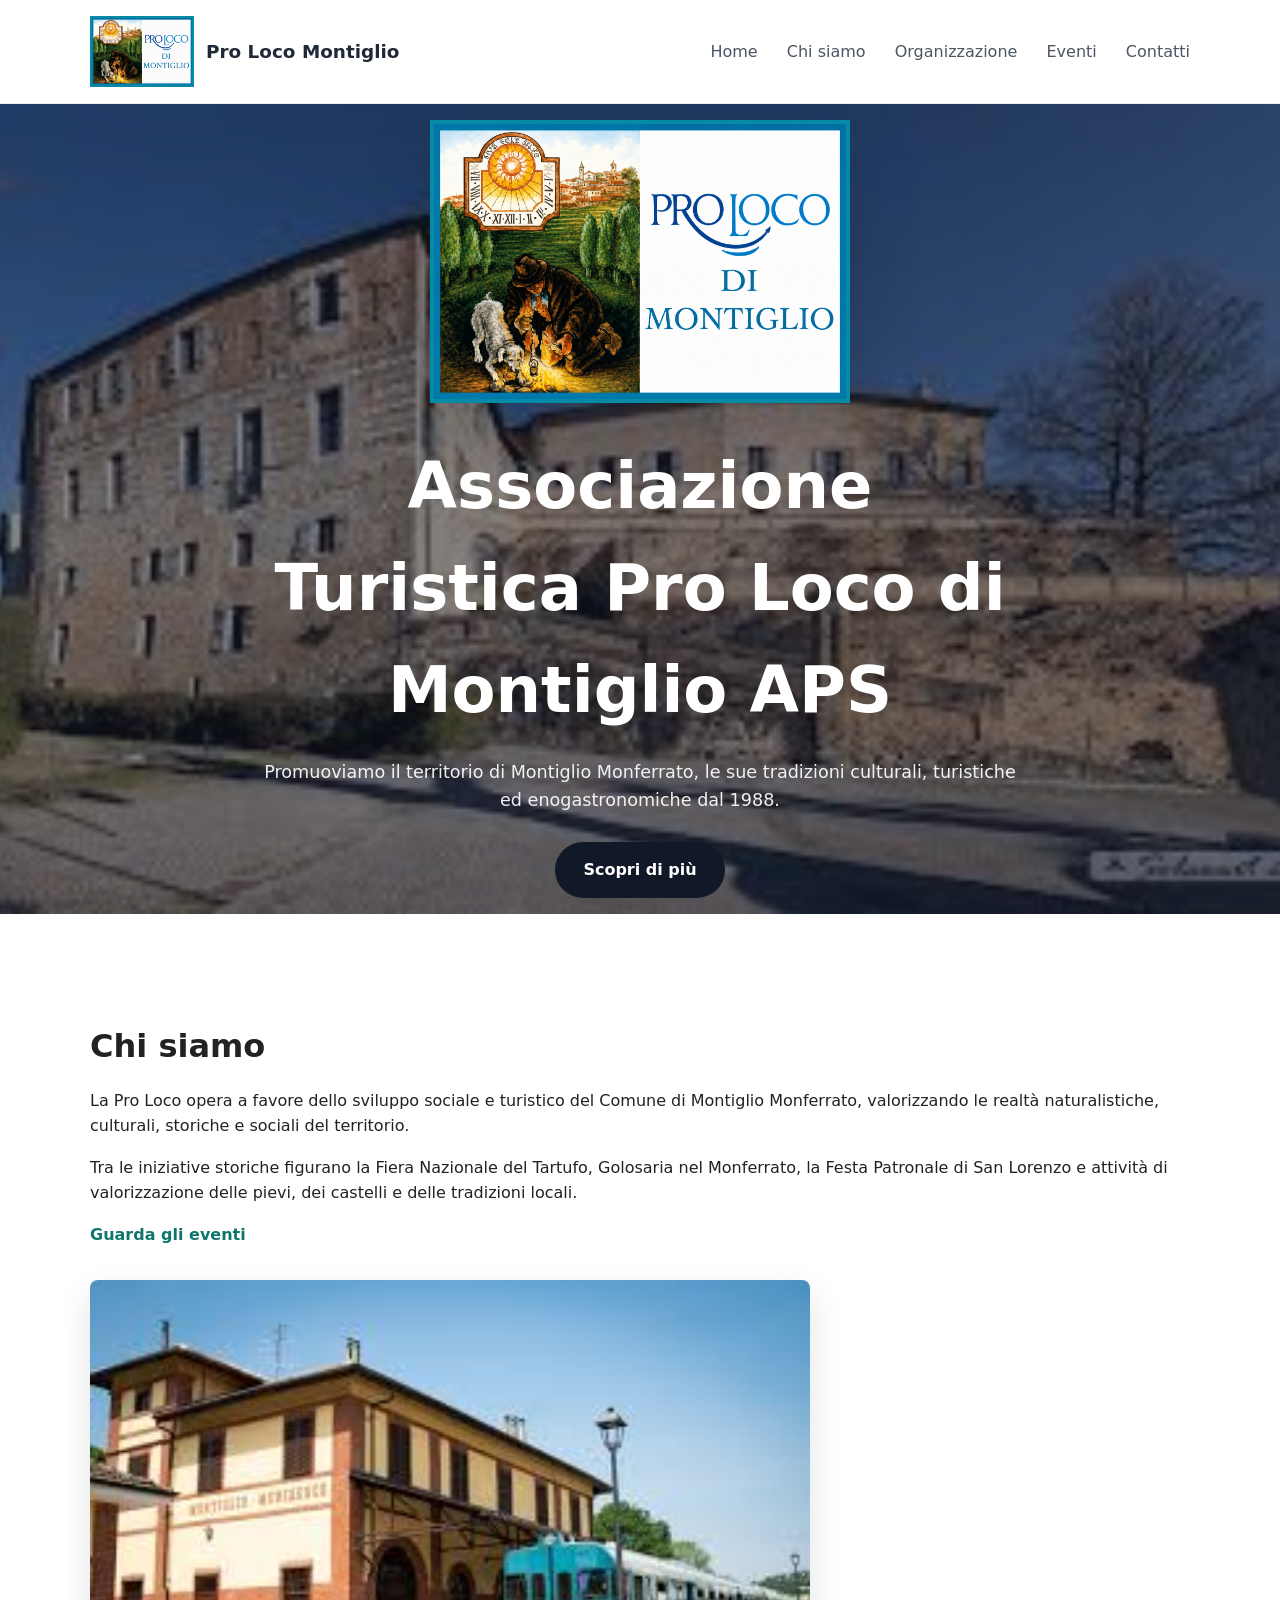
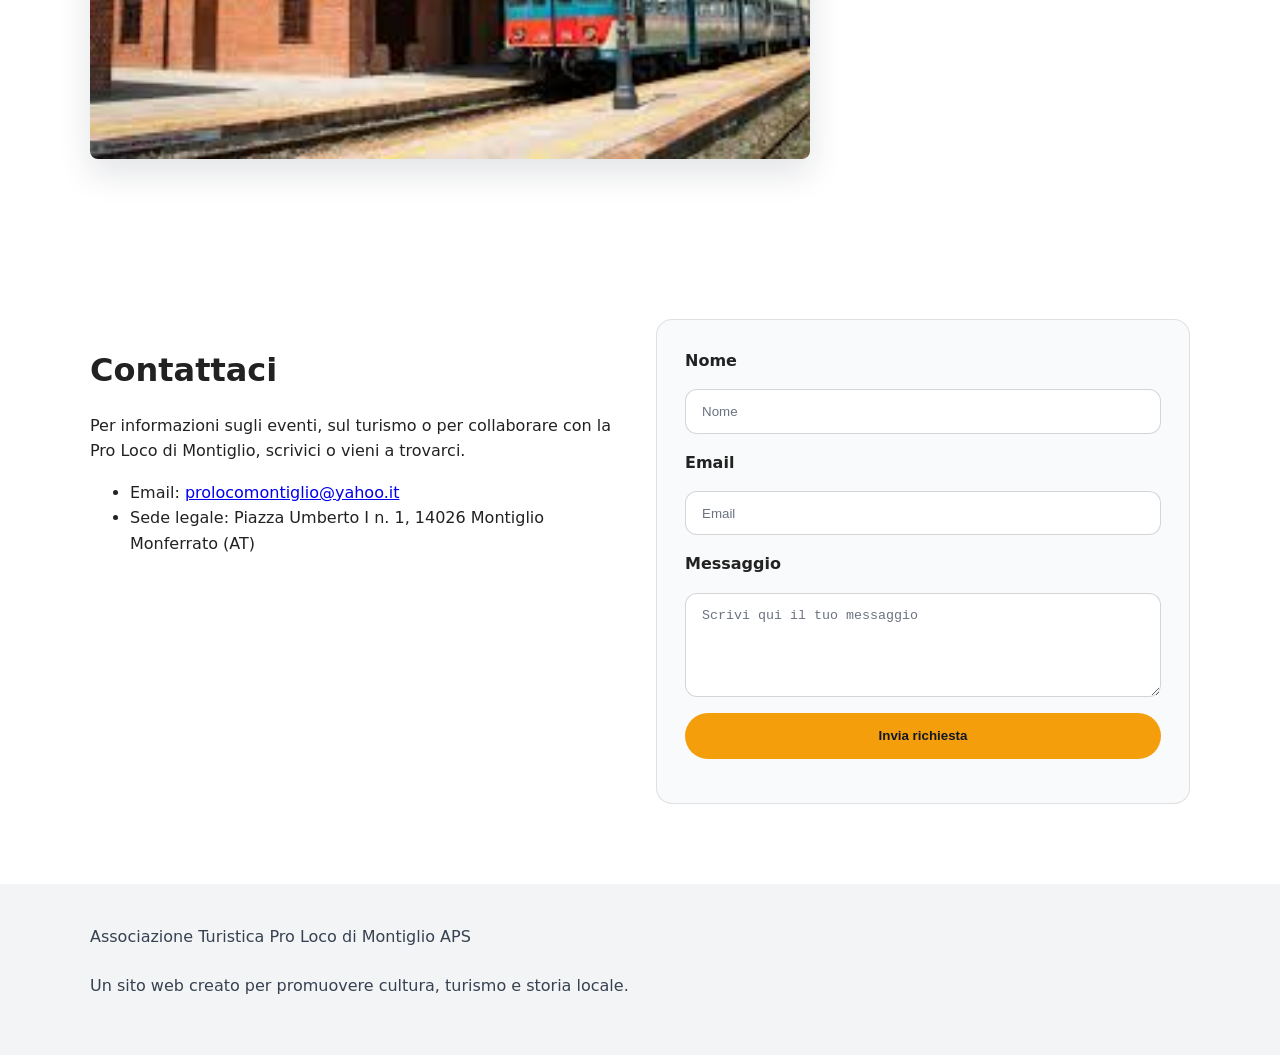
<file: index.html>
<!DOCTYPE html>
<html lang="it">
<head>
  <meta charset="UTF-8" />
  <meta name="viewport" content="width=device-width, initial-scale=1.0" />
  <title>Pro Loco Montiglio</title>
  <link rel="stylesheet" href="styles.css" />
  <meta name="description" content="Associazione Turistica Pro Loco di Montiglio APS - cultura, turismo e tradizioni del territorio." />
</head>
<body>
  <header class="site-header">
    <div class="container">
      <a class="brand" href="index.html">
        <img src="assets/proloco-montiglio-logo.png" alt="Logo Pro Loco di Montiglio" />
        <span>Pro Loco Montiglio</span>
      </a>
      <nav>
        <a href="index.html">Home</a>
        <a href="about.html">Chi siamo</a>
        <a href="organization.html">Organizzazione</a>
        <a href="events.html">Eventi</a>
        <a href="contact.html">Contatti</a>
      </nav>
    </div>
  </header>

  <main>
    <section id="home" class="hero">
      <div class="container hero-content">
        <img class="hero-logo" src="assets/proloco-montiglio-logo.png" alt="Logo Pro Loco di Montiglio" />
        <h1>Associazione Turistica Pro Loco di Montiglio APS</h1>
        <p>Promuoviamo il territorio di Montiglio Monferrato, le sue tradizioni culturali, turistiche ed enogastronomiche dal 1988.</p>
        <a class="button" href="about.html">Scopri di più</a>
      </div>
    </section>

    <section id="about" class="section-light">
      <div class="container">
        <h2>Chi siamo</h2>
        <p>La Pro Loco opera a favore dello sviluppo sociale e turistico del Comune di Montiglio Monferrato, valorizzando le realtà naturalistiche, culturali, storiche e sociali del territorio.</p>
        <p>Tra le iniziative storiche figurano la Fiera Nazionale del Tartufo, Golosaria nel Monferrato, la Festa Patronale di San Lorenzo e attività di valorizzazione delle pievi, dei castelli e delle tradizioni locali.</p>
        <a class="text-link" href="events.html">Guarda gli eventi</a>
        <img class="section-photo" src="assets/foto/stazione.jpg" alt="Stazione di Montiglio Monferrato" />
      </div>
    </section>

    <section id="contact" class="section-light">
      <div class="container contact-grid">
        <div>
          <h2>Contattaci</h2>
          <p>Per informazioni sugli eventi, sul turismo o per collaborare con la Pro Loco di Montiglio, scrivici o vieni a trovarci.</p>
          <ul>
            <li>Email: <a href="mailto:prolocomontiglio@yahoo.it">prolocomontiglio@yahoo.it</a></li>
            <li>Sede legale: Piazza Umberto I n. 1, 14026 Montiglio Monferrato (AT)</li>
          </ul>
        </div>
        <form id="contact-form" class="contact-form">
          <label for="name">Nome</label>
          <input id="name" name="name" type="text" placeholder="Nome" required />

          <label for="email">Email</label>
          <input id="email" name="email" type="email" placeholder="Email" required />

          <label for="message">Messaggio</label>
          <textarea id="message" name="message" rows="5" placeholder="Scrivi qui il tuo messaggio" required></textarea>

          <button type="submit">Invia richiesta</button>
          <p id="form-status" class="form-status"></p>
        </form>
      </div>
    </section>
  </main>

  <footer class="site-footer">
    <div class="container footer-content">
      <p>Associazione Turistica Pro Loco di Montiglio APS</p>
      <p>Un sito web creato per promuovere cultura, turismo e storia locale.</p>
    </div>
  </footer>

  <script src="script.js"></script>
</body>
</html>
</file>
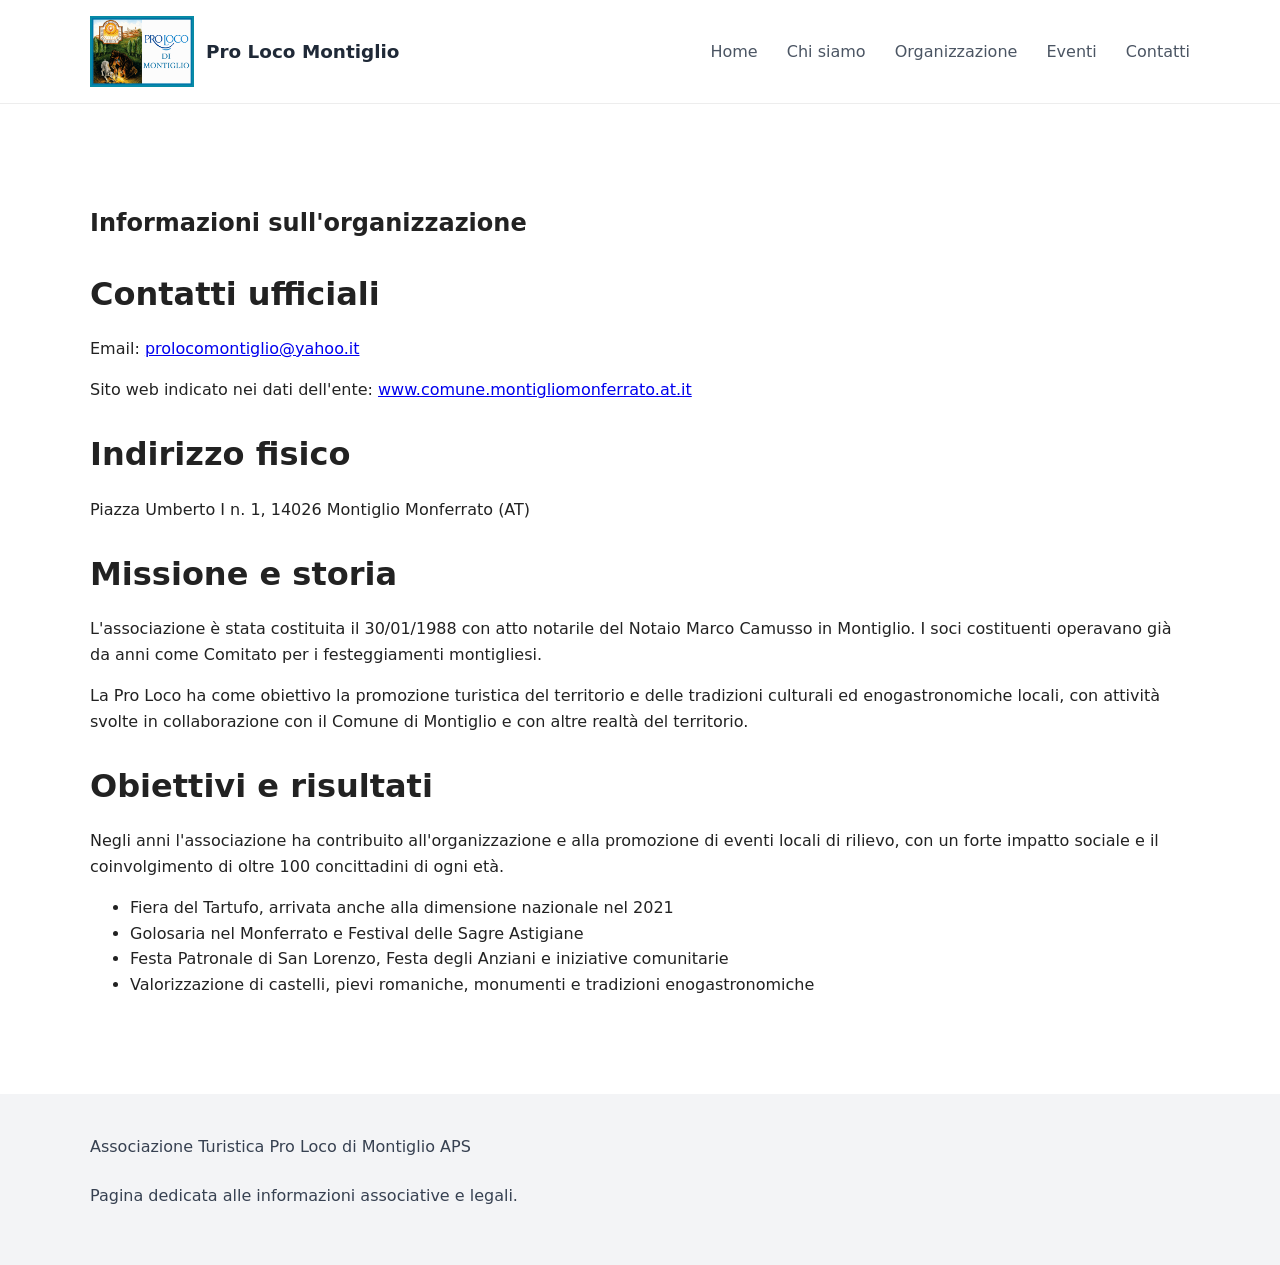
<file: about.html>
<!DOCTYPE html>
<html lang="it">
<head>
  <meta charset="UTF-8" />
  <meta name="viewport" content="width=device-width, initial-scale=1.0" />
  <title>Chi siamo - Pro Loco Montiglio</title>
  <link rel="stylesheet" href="styles.css" />
  <meta name="description" content="Informazioni sull'Associazione Turistica Pro Loco di Montiglio APS." />
</head>
<body>
  <header class="site-header">
    <div class="container">
      <a class="brand" href="index.html">
        <img src="assets/proloco-montiglio-logo.png" alt="Logo Pro Loco di Montiglio" />
        <span>Pro Loco Montiglio</span>
      </a>
      <nav>
        <a href="index.html">Home</a>
        <a href="about.html">Chi siamo</a>
        <a href="organization.html">Organizzazione</a>
        <a href="events.html">Eventi</a>
        <a href="contact.html">Contatti</a>
      </nav>
    </div>
  </header>

  <main>
    <section class="section-light">
      <div class="container">
        <h1>Informazioni sull'organizzazione</h1>
        
        <div class="info-block">
          <h2>Contatti ufficiali</h2>
          <p>Email: <a href="mailto:prolocomontiglio@yahoo.it">prolocomontiglio@yahoo.it</a></p>
          <p>Sito web indicato nei dati dell'ente: <a href="https://www.comune.montigliomonferrato.at.it">www.comune.montigliomonferrato.at.it</a></p>
        </div>

        <div class="info-block">
          <h2>Indirizzo fisico</h2>
          <p>Piazza Umberto I n. 1, 14026 Montiglio Monferrato (AT)</p>
        </div>

        <div class="info-block">
          <h2>Missione e storia</h2>
          <p>L'associazione è stata costituita il 30/01/1988 con atto notarile del Notaio Marco Camusso in Montiglio. I soci costituenti operavano già da anni come Comitato per i festeggiamenti montigliesi.</p>
          <p>La Pro Loco ha come obiettivo la promozione turistica del territorio e delle tradizioni culturali ed enogastronomiche locali, con attività svolte in collaborazione con il Comune di Montiglio e con altre realtà del territorio.</p>
        </div>

        <div class="info-block">
          <h2>Obiettivi e risultati</h2>
          <p>Negli anni l'associazione ha contribuito all'organizzazione e alla promozione di eventi locali di rilievo, con un forte impatto sociale e il coinvolgimento di oltre 100 concittadini di ogni età.</p>
          <ul>
            <li>Fiera del Tartufo, arrivata anche alla dimensione nazionale nel 2021</li>
            <li>Golosaria nel Monferrato e Festival delle Sagre Astigiane</li>
            <li>Festa Patronale di San Lorenzo, Festa degli Anziani e iniziative comunitarie</li>
            <li>Valorizzazione di castelli, pievi romaniche, monumenti e tradizioni enogastronomiche</li>
          </ul>
        </div>
      </div>
    </section>
  </main>

  <footer class="site-footer">
    <div class="container footer-content">
      <p>Associazione Turistica Pro Loco di Montiglio APS</p>
      <p>Pagina dedicata alle informazioni associative e legali.</p>
    </div>
  </footer>
</body>
</html>
</file>
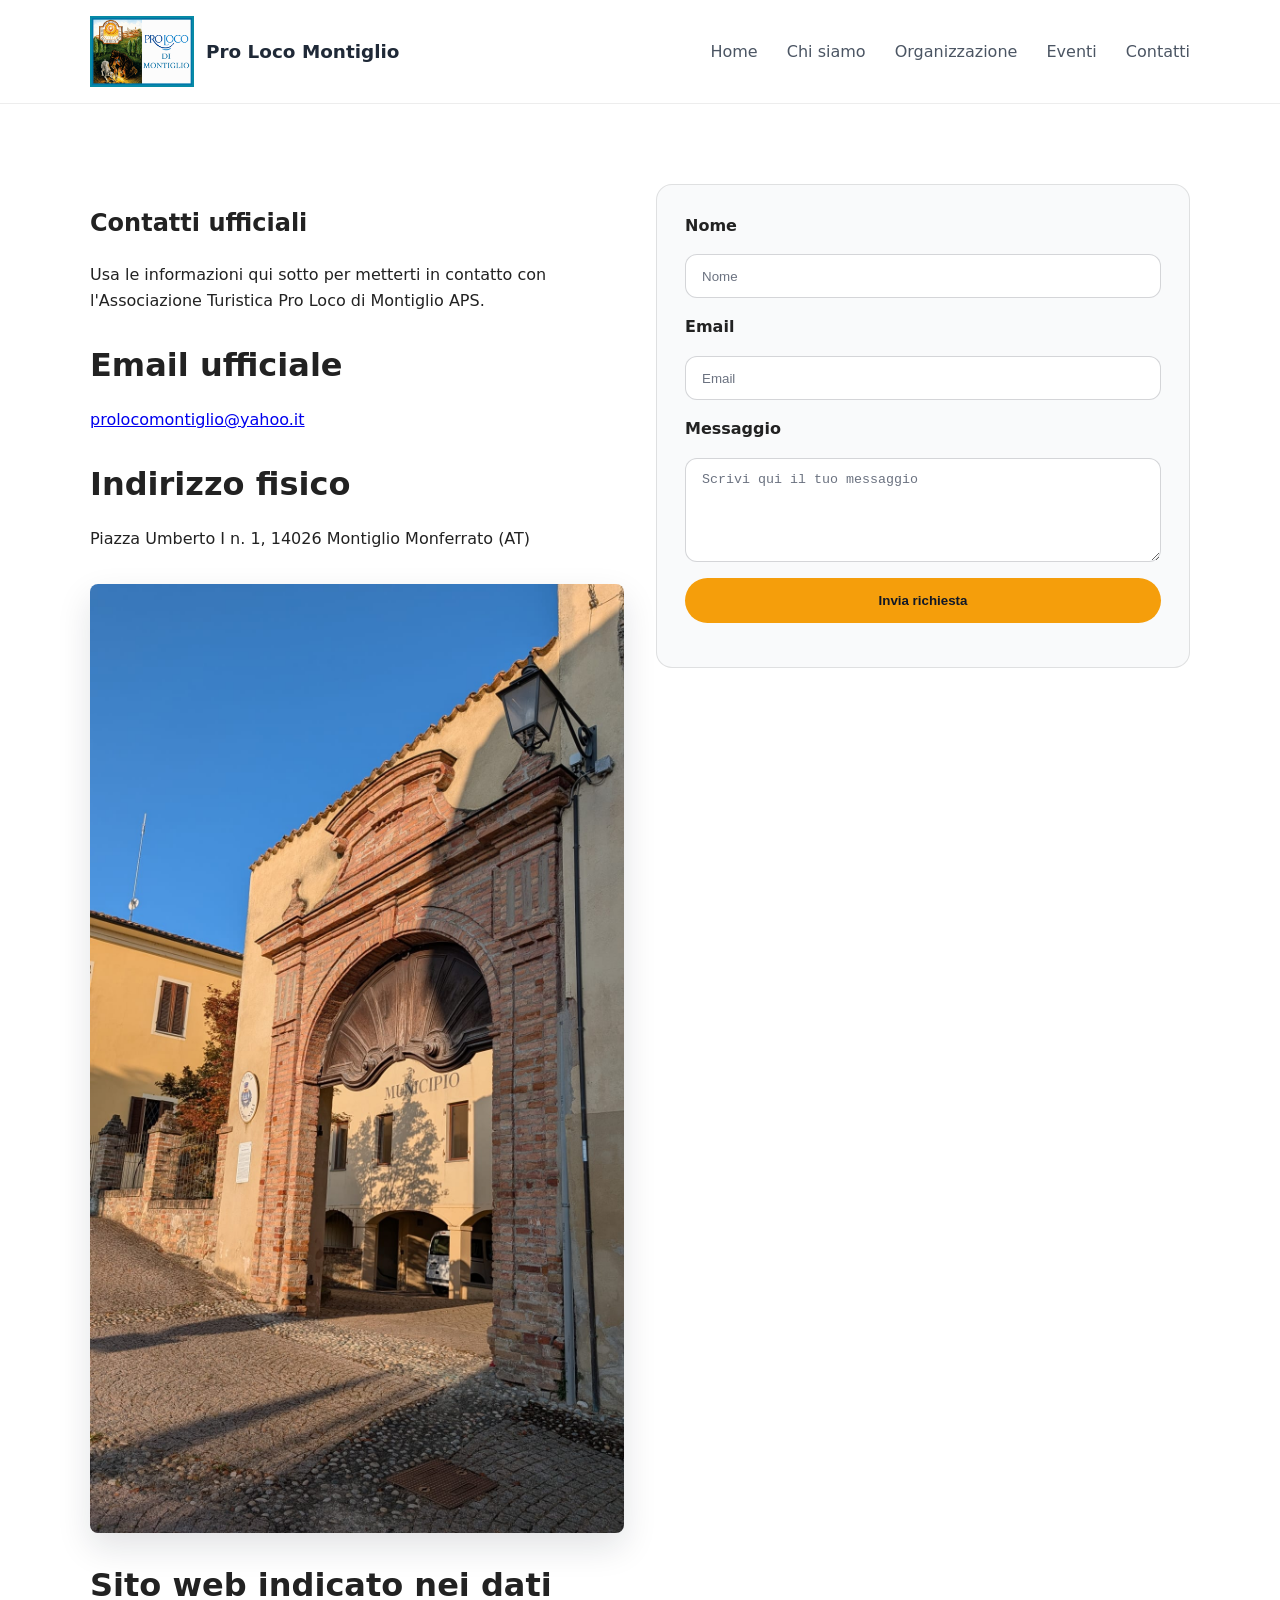
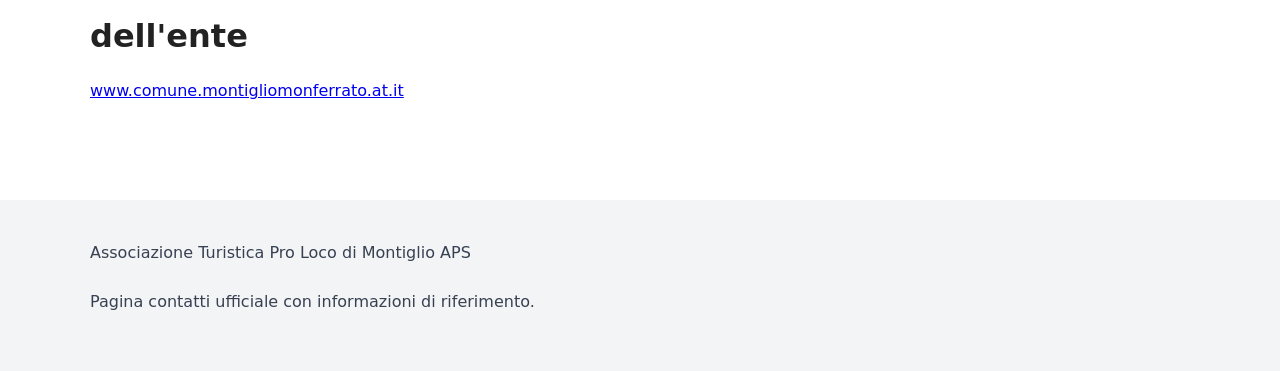
<file: contact.html>
<!DOCTYPE html>
<html lang="it">
<head>
  <meta charset="UTF-8" />
  <meta name="viewport" content="width=device-width, initial-scale=1.0" />
  <title>Contatti - Pro Loco Montiglio</title>
  <link rel="stylesheet" href="styles.css" />
  <meta name="description" content="Contatti e informazioni ufficiali dell'Associazione Turistica Pro Loco di Montiglio APS." />
</head>
<body>
  <header class="site-header">
    <div class="container">
      <a class="brand" href="index.html">
        <img src="assets/proloco-montiglio-logo.png" alt="Logo Pro Loco di Montiglio" />
        <span>Pro Loco Montiglio</span>
      </a>
      <nav>
        <a href="index.html">Home</a>
        <a href="about.html">Chi siamo</a>
        <a href="organization.html">Organizzazione</a>
        <a href="events.html">Eventi</a>
        <a href="contact.html">Contatti</a>
      </nav>
    </div>
  </header>

  <main>
    <section class="section-light">
      <div class="container contact-grid">
        <div>
          <h1>Contatti ufficiali</h1>
          <p>Usa le informazioni qui sotto per metterti in contatto con l'Associazione Turistica Pro Loco di Montiglio APS.</p>

          <div class="info-block">
            <h2>Email ufficiale</h2>
            <p><a href="mailto:prolocomontiglio@yahoo.it">prolocomontiglio@yahoo.it</a></p>
          </div>

          <div class="info-block">
            <h2>Indirizzo fisico</h2>
            <p>Piazza Umberto I n. 1, 14026 Montiglio Monferrato (AT)</p>
          </div>
<img class="section-photo" src="assets/foto/PortaleComune.jpeg" alt="Portale del Comune di Montiglio Monferrato" />
          <div class="info-block">
            <h2>Sito web indicato nei dati dell'ente</h2>
            <p><a href="https://www.comune.montigliomonferrato.at.it">www.comune.montigliomonferrato.at.it</a></p>
          </div>
        </div>

        <form id="contact-form" class="contact-form">
          <label for="name">Nome</label>
          <input id="name" name="name" type="text" placeholder="Nome" required />

          <label for="email">Email</label>
          <input id="email" name="email" type="email" placeholder="Email" required />

          <label for="message">Messaggio</label>
          <textarea id="message" name="message" rows="5" placeholder="Scrivi qui il tuo messaggio" required></textarea>

          <button type="submit">Invia richiesta</button>
          <p id="form-status" class="form-status"></p>
        </form>
      </div>
    </section>
  </main>

  <footer class="site-footer">
    <div class="container footer-content">
      <p>Associazione Turistica Pro Loco di Montiglio APS</p>
      <p>Pagina contatti ufficiale con informazioni di riferimento.</p>
    </div>
  </footer>

  <script src="script.js"></script>
</body>
</html>
</file>
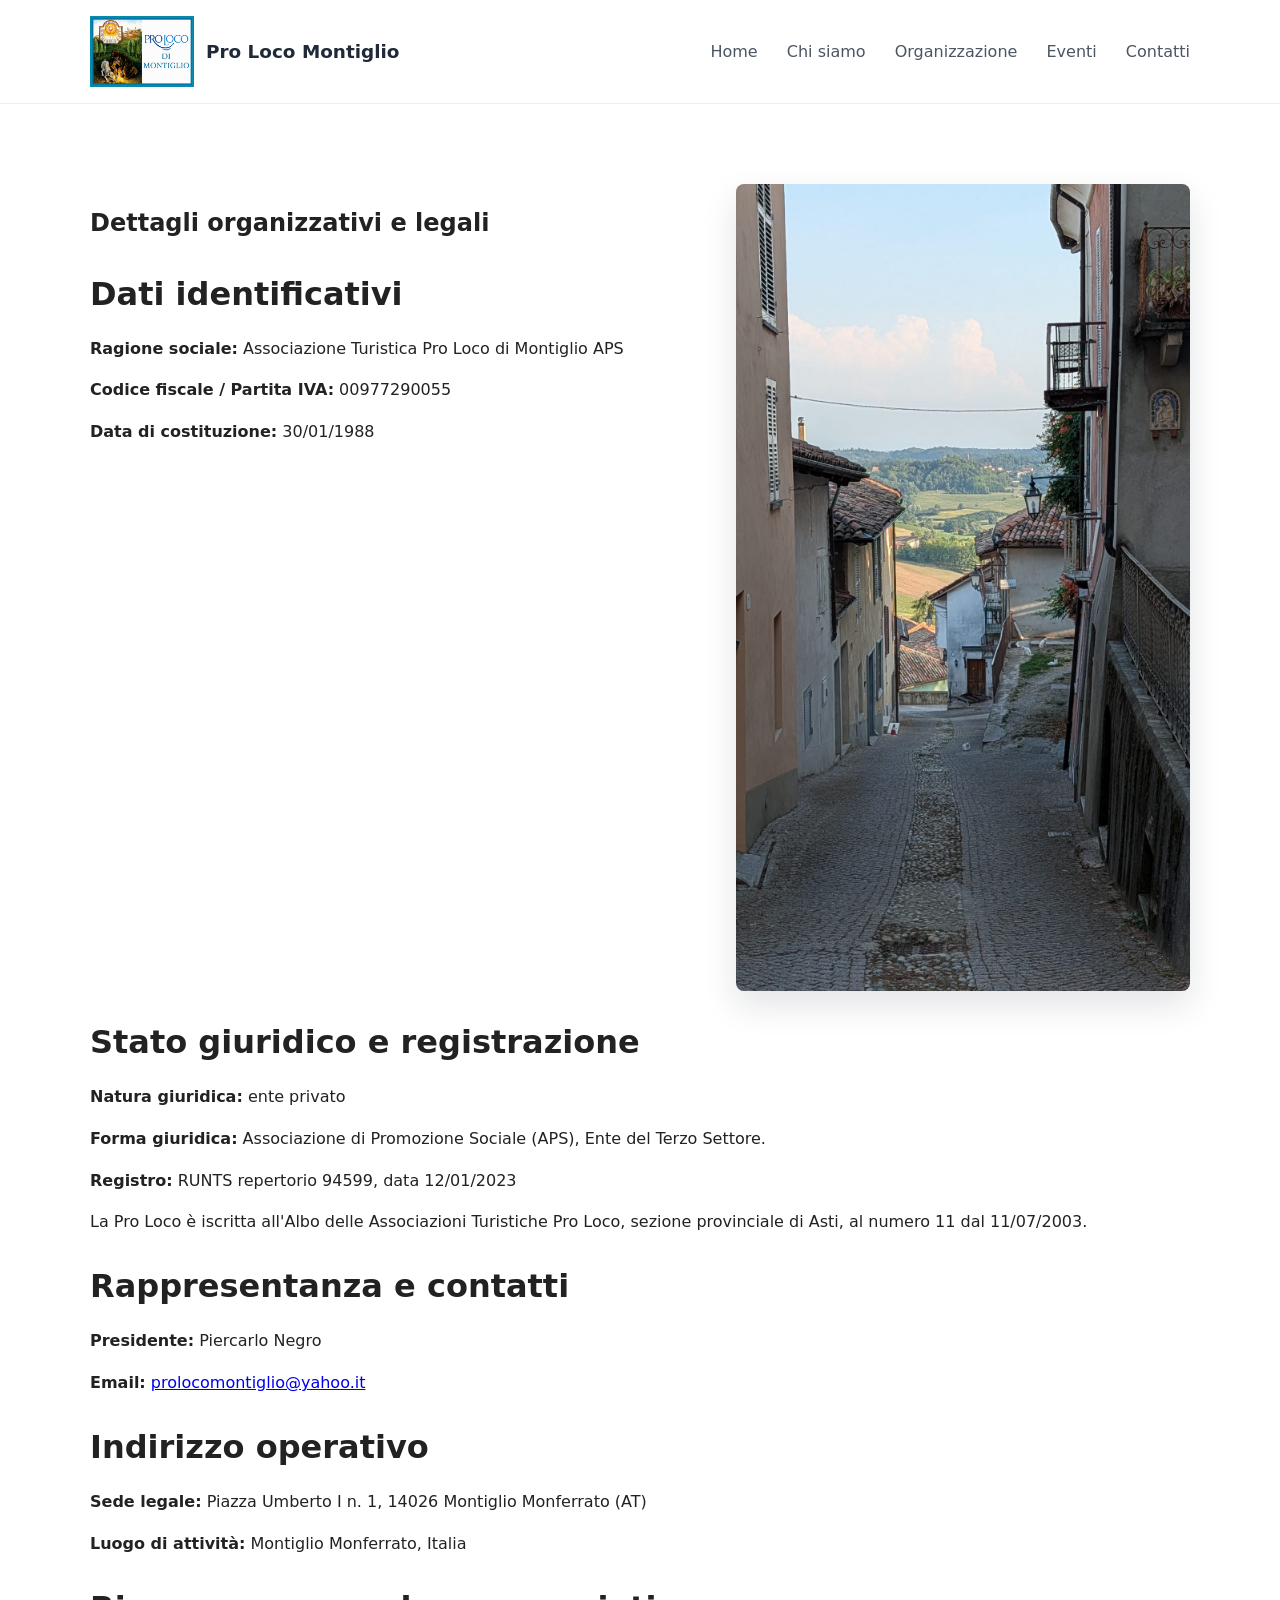
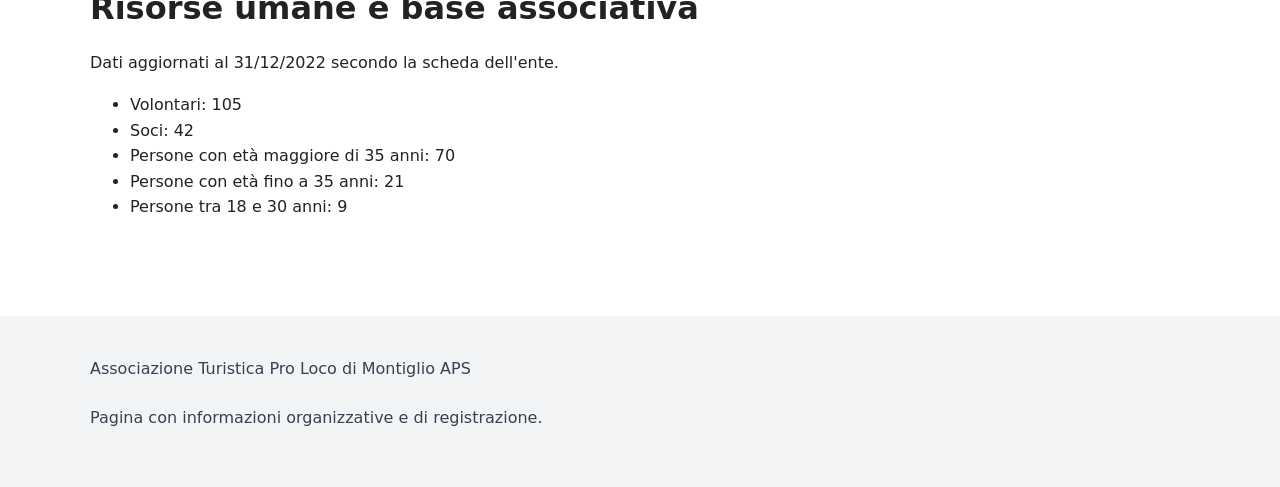
<file: organization.html>
<!DOCTYPE html>
<html lang="it">
<head>
  <meta charset="UTF-8" />
  <meta name="viewport" content="width=device-width, initial-scale=1.0" />
  <title>Organizzazione - Pro Loco Montiglio</title>
  <link rel="stylesheet" href="styles.css" />
  <meta name="description" content="Dettagli organizzativi e legali dell'Associazione Turistica Pro Loco di Montiglio APS." />
</head>
<body>
  <header class="site-header">
    <div class="container">
      <a class="brand" href="index.html">
        <img src="assets/proloco-montiglio-logo.png" alt="Logo Pro Loco di Montiglio" />
        <span>Pro Loco Montiglio</span>
      </a>
      <nav>
        <a href="index.html">Home</a>
        <a href="about.html">Chi siamo</a>
        <a href="organization.html">Organizzazione</a>
        <a href="events.html">Eventi</a>
        <a href="contact.html">Contatti</a>
      </nav>
    </div>
  </header>

  <main>
    <section class="section-light">
      <div class="container">
        <div class="about-layout">
          <div>
            <h1>Dettagli organizzativi e legali</h1>

            <div class="info-block">
              <h2>Dati identificativi</h2>
              <p><strong>Ragione sociale:</strong> Associazione Turistica Pro Loco di Montiglio APS</p>
              <p><strong>Codice fiscale / Partita IVA:</strong> 00977290055</p>
              <p><strong>Data di costituzione:</strong> 30/01/1988</p>
            </div>
          </div>
          <img class="side-photo" src="assets/foto/Via Roma.jpeg" alt="Via Roma a Montiglio Monferrato" />
        </div>

        <div class="info-block">
          <h2>Stato giuridico e registrazione</h2>
          <p><strong>Natura giuridica:</strong> ente privato</p>
          <p><strong>Forma giuridica:</strong> Associazione di Promozione Sociale (APS), Ente del Terzo Settore.</p>
          <p><strong>Registro:</strong> RUNTS repertorio 94599, data 12/01/2023</p>
          <p>La Pro Loco è iscritta all'Albo delle Associazioni Turistiche Pro Loco, sezione provinciale di Asti, al numero 11 dal 11/07/2003.</p>
        </div>

        <div class="info-block">
          <h2>Rappresentanza e contatti</h2>
          <p><strong>Presidente:</strong> Piercarlo Negro</p>
          <p><strong>Email:</strong> <a href="mailto:prolocomontiglio@yahoo.it">prolocomontiglio@yahoo.it</a></p>
        </div>

        <div class="info-block">
          <h2>Indirizzo operativo</h2>
          <p><strong>Sede legale:</strong> Piazza Umberto I n. 1, 14026 Montiglio Monferrato (AT)</p>
          <p><strong>Luogo di attività:</strong> Montiglio Monferrato, Italia</p>
        </div>

        <div class="info-block">
          <h2>Risorse umane e base associativa</h2>
          <p>Dati aggiornati al 31/12/2022 secondo la scheda dell'ente.</p>
          <ul>
            <li>Volontari: 105</li>
            <li>Soci: 42</li>
            <li>Persone con età maggiore di 35 anni: 70</li>
            <li>Persone con età fino a 35 anni: 21</li>
            <li>Persone tra 18 e 30 anni: 9</li>
          </ul>
        </div>
      </div>
    </section>
  </main>

  <footer class="site-footer">
    <div class="container footer-content">
      <p>Associazione Turistica Pro Loco di Montiglio APS</p>
      <p>Pagina con informazioni organizzative e di registrazione.</p>
    </div>
  </footer>
</body>
</html>
</file>
<file: styles.css>
:root {
  color-scheme: light;
  font-family: "Inter", system-ui, sans-serif;
  background: #f7f5f0;
  color: #222;
}

* {
  box-sizing: border-box;
}

body {
  margin: 0;
  line-height: 1.6;
}

img {
  max-width: 100%;
  display: block;
}

.site-header {
  position: sticky;
  top: 0;
  z-index: 10;
  background: rgba(255, 255, 255, 0.96);
  border-bottom: 1px solid rgba(34, 34, 34, 0.08);
}

.container {
  width: min(1100px, calc(100% - 2rem));
  margin: 0 auto;
  padding: 1rem 0;
}

.site-header .container {
  display: flex;
  align-items: center;
  justify-content: space-between;
  gap: 1rem;
}

.brand {
  display: inline-flex;
  align-items: center;
  gap: 0.75rem;
  font-weight: 700;
  font-size: 1.15rem;
  color: #1f2937;
  text-decoration: none;
  min-width: 0;
}

.brand img {
  width: 104px;
  height: auto;
  flex: 0 0 auto;
  border: 2px solid #078aa6;
  background: #fff;
}

.brand span {
  white-space: nowrap;
}

nav a {
  margin-left: 1.5rem;
  color: #4b5563;
  text-decoration: none;
  transition: color 0.2s ease;
}

nav a:hover {
  color: #111827;
}

.hero {
  position: relative;
  overflow: hidden;
  min-height: 80vh;
  display: grid;
  place-items: center;
  background:
    linear-gradient(rgba(17, 24, 39, 0.52), rgba(17, 24, 39, 0.52)),
    url("assets/foto/castello.jpg") center / cover no-repeat;
  color: white;
  text-align: center;
}

.hero-content {
  position: relative;
  z-index: 1;
  max-width: 760px;
}

.hero-logo {
  width: min(420px, 88vw);
  margin: 0 auto 2rem;
  border: 4px solid #078aa6;
  background: #fff;
  box-shadow: 0 22px 60px rgba(17, 24, 39, 0.22);
}

.hero h1 {
  font-size: clamp(2.5rem, 5vw, 4rem);
  margin: 0 0 1rem;
}

.hero p {
  margin: 0 0 1.75rem;
  font-size: 1.1rem;
  color: rgba(255, 255, 255, 0.92);
}

.button {
  display: inline-flex;
  padding: 0.95rem 1.75rem;
  border-radius: 999px;
  background: #111827;
  color: white;
  text-decoration: none;
  font-weight: 600;
}

.text-link {
  color: #0f766e;
  font-weight: 700;
  text-decoration: none;
}

.text-link:hover {
  color: #115e59;
  text-decoration: underline;
}

.section-photo {
  width: min(720px, 100%);
  margin: 2rem 0 0;
  border-radius: 0.5rem;
  box-shadow: 0 14px 34px rgba(17, 24, 39, 0.12);
}

.about-layout {
  display: grid;
  grid-template-columns: minmax(0, 1.15fr) minmax(280px, 0.85fr);
  gap: 2rem;
  align-items: start;
}

.side-photo {
  width: 100%;
  border-radius: 0.5rem;
  box-shadow: 0 14px 34px rgba(17, 24, 39, 0.12);
}

.section-light,
.section-dark {
  padding: 4rem 0;
}

.section-light {
  background: #fff;
}

.section-dark {
  background: #111827;
  color: white;
}

.section-dark h2,
.section-dark p,
.section-dark .card {
  color: white;
}

h2 {
  font-size: 2rem;
  margin-bottom: 1rem;
}

p {
  margin: 0 0 1rem;
}

.cards {
  display: grid;
  gap: 1.5rem;
  grid-template-columns: repeat(auto-fit, minmax(240px, 1fr));
}

.card {
  padding: 1.75rem;
  border-radius: 1rem;
  background: rgba(255, 255, 255, 0.08);
  border: 1px solid rgba(255, 255, 255, 0.12);
}

.card h3 {
  margin-top: 0;
}

.page-intro {
  max-width: 760px;
  margin-bottom: 2rem;
}

.page-intro h1 {
  margin: 0 0 0.75rem;
  font-size: clamp(2.25rem, 4vw, 3.25rem);
  line-height: 1.1;
}

.event-gallery {
  display: grid;
  grid-template-columns: repeat(auto-fit, minmax(260px, 1fr));
  gap: 1.5rem;
}

.event-card {
  overflow: hidden;
  border: 1px solid rgba(34, 34, 34, 0.1);
  border-radius: 0.5rem;
  background: #fff;
  box-shadow: 0 14px 34px rgba(17, 24, 39, 0.08);
}

.event-card img {
  width: 100%;
  aspect-ratio: 4 / 5;
  object-fit: cover;
  background: #f3f4f6;
}

.event-card--document {
  grid-column: 1 / -1;
}

.event-document-pages {
  display: grid;
  gap: 1rem;
  padding: 1rem;
  background: #f3f4f6;
}

.event-card--document .event-document-pages img {
  height: auto;
  aspect-ratio: auto;
  object-fit: contain;
  background: #fff;
}

.event-card-content {
  padding: 1rem;
}

.event-card-content h2 {
  margin: 0;
  font-size: 1.35rem;
}

.event-number {
  margin: 0 0 0.25rem;
  color: #0f766e;
  font-size: 0.82rem;
  font-weight: 700;
  letter-spacing: 0.08em;
  text-transform: uppercase;
}

.contact-grid {
  display: grid;
  gap: 2rem;
  grid-template-columns: minmax(280px, 1fr) minmax(320px, 1fr);
  align-items: start;
}

.contact-form {
  display: grid;
  gap: 1rem;
  background: #f9fafb;
  border: 1px solid rgba(34, 34, 34, 0.12);
  padding: 1.75rem;
  border-radius: 1rem;
}

.contact-form label {
  font-weight: 600;
}

.contact-form input,
.contact-form textarea {
  width: 100%;
  border: 1px solid rgba(17, 24, 39, 0.18);
  border-radius: 0.75rem;
  padding: 0.85rem 1rem;
  background: #fff;
  color: #111827;
}

.contact-form input::placeholder,
.contact-form textarea::placeholder {
  color: #6b7280;
}

.contact-form button {
  border: none;
  padding: 0.95rem 1.25rem;
  border-radius: 999px;
  font-weight: 700;
  background: #f59e0b;
  color: #111827;
  cursor: pointer;
}

.form-status {
  margin: 0;
  font-size: 0.95rem;
}

.site-footer {
  padding: 1.5rem 0;
  background: #f3f4f6;
}

.footer-content {
  display: flex;
  flex-direction: column;
  gap: 0.5rem;
  color: #374151;
}

@media (max-width: 768px) {
  .site-header .container {
    flex-direction: column;
    align-items: center;
  }

  nav {
    display: flex;
    flex-wrap: wrap;
    justify-content: center;
    gap: 0.75rem 1rem;
  }

  nav a {
    margin-left: 0;
  }

  .contact-grid {
    grid-template-columns: 1fr;
  }

  .about-layout {
    grid-template-columns: 1fr;
  }
}

@media (max-width: 480px) {
  .brand {
    flex-direction: column;
    gap: 0.35rem;
    font-size: 1rem;
  }

  .brand img {
    width: 132px;
  }

  .hero {
    min-height: 72vh;
  }
}
</file>
